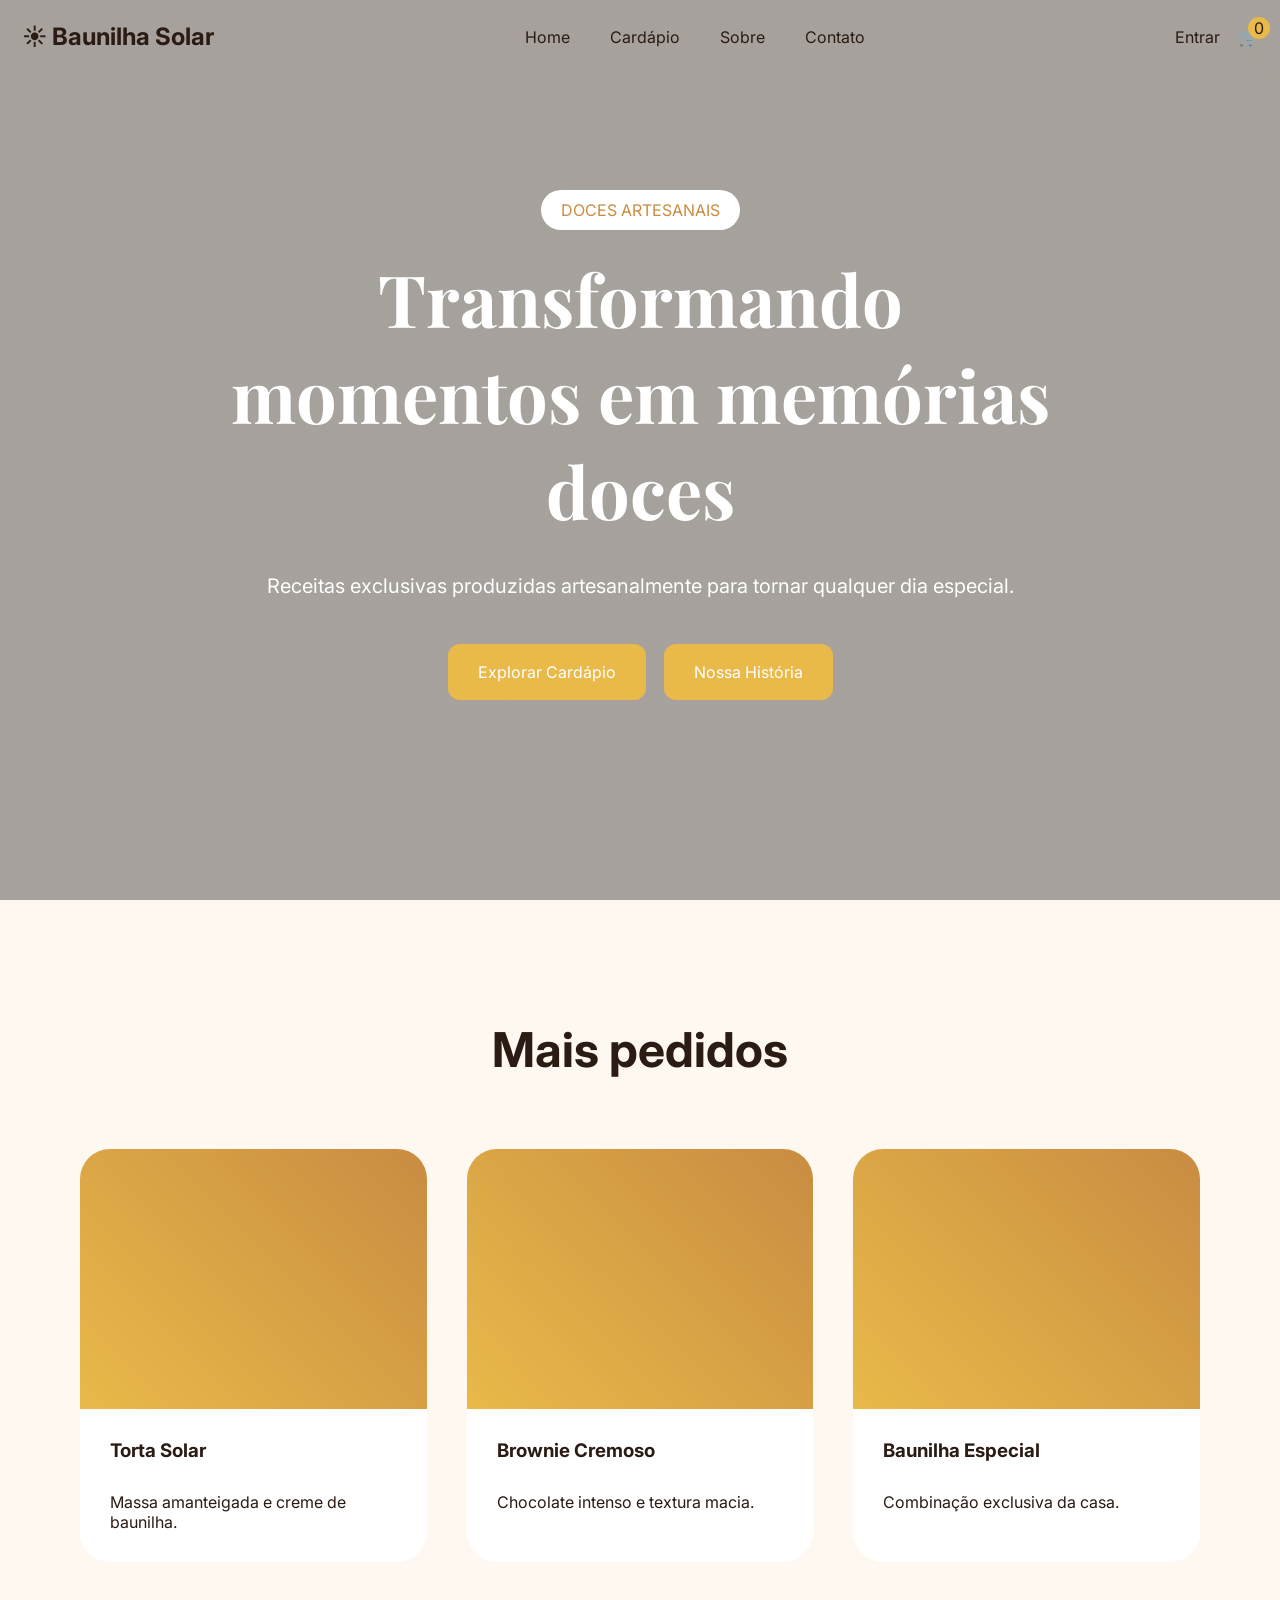
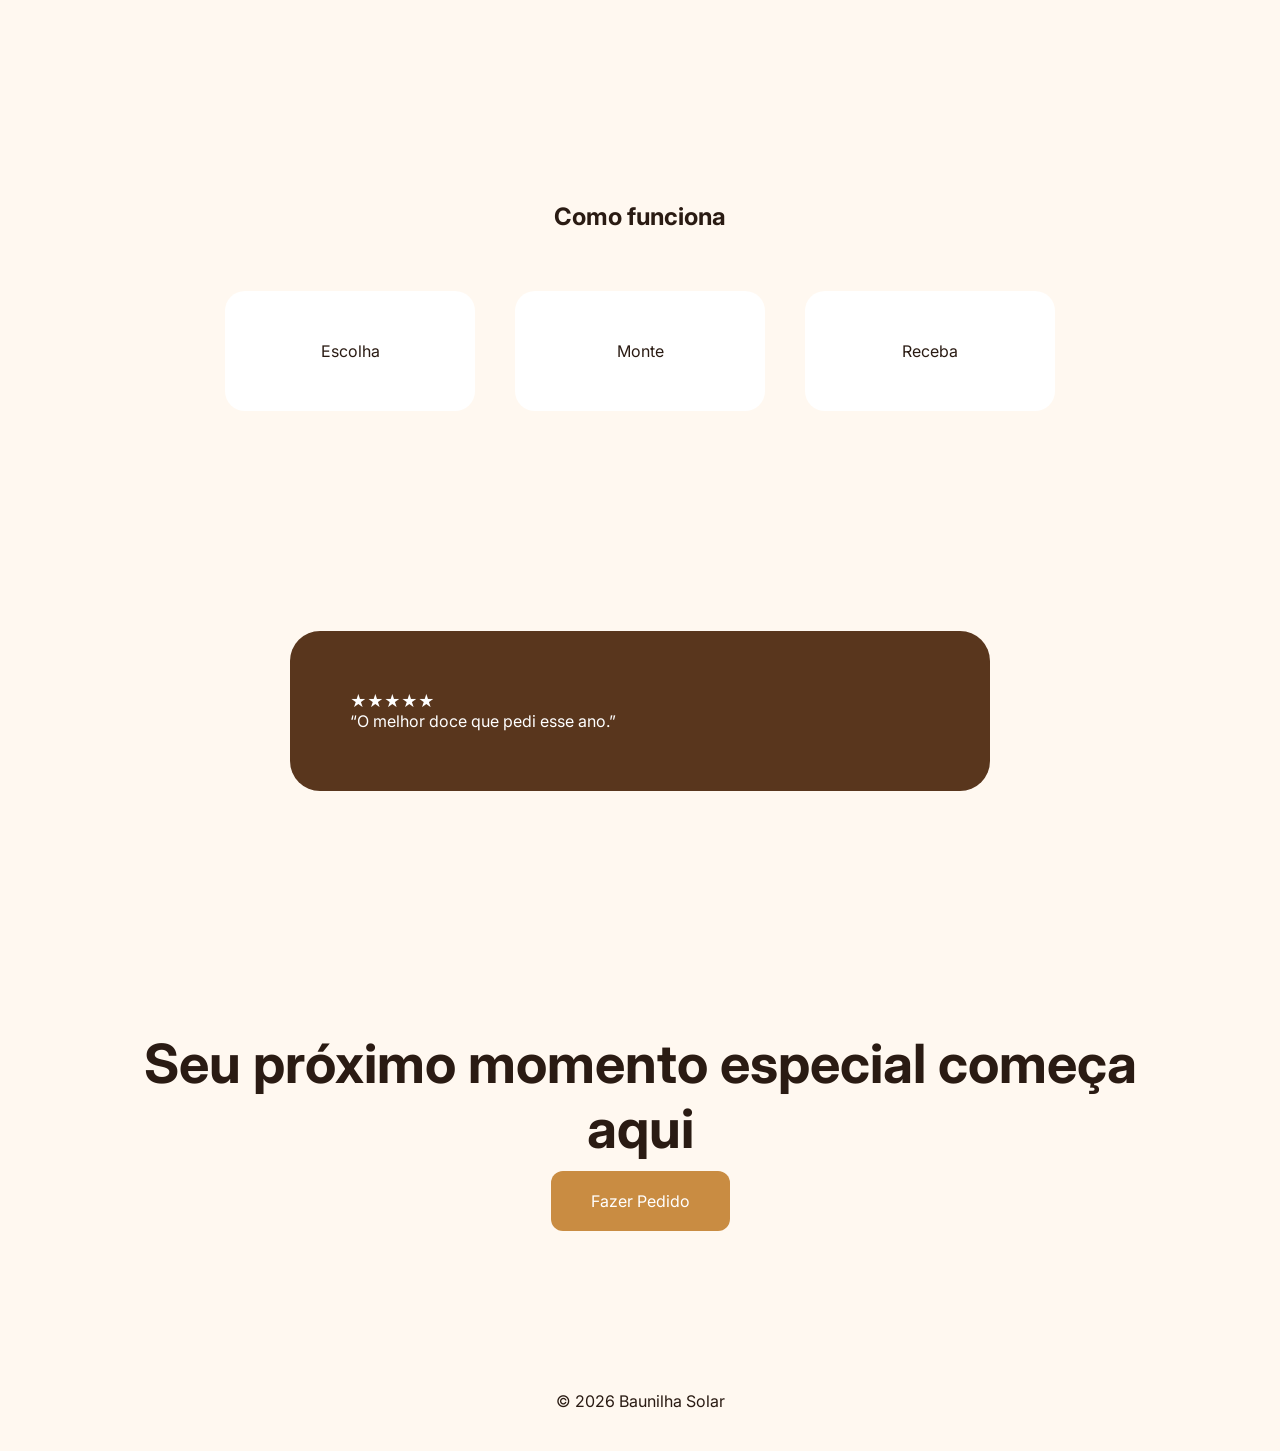
<file: Baunilha Solar/index.html>
<!DOCTYPE html>
<html lang="pt-BR">

<head>
<meta charset="UTF-8">
<meta name="viewport" content="width=device-width, initial-scale=1.0">

<title>Baunilha Solar</title>

<link rel="preconnect" href="https://fonts.googleapis.com">
<link rel="preconnect" href="https://fonts.gstatic.com">

<link href="https://fonts.googleapis.com/css2?family=Inter:wght@300;400;500;700&family=Playfair+Display:wght@600;700&display=swap" rel="stylesheet">

<link rel="stylesheet" href="./assets/css/home.css">

</head>

<body>

<header>

<nav>

<div class="logo">
☀️ Baunilha Solar
</div>

<ul>

<li>
<a href="index.html">Home</a>
</li>

<li>
<a href="cardapio.html">Cardápio</a>
</li>

<li>
<a href="sobre.html">Sobre</a>
</li>

<li>
<a href="contato.html">Contato</a>
</li>

</ul>

<div class="actions">

<a href="login.html">
Entrar
</a>

<a href="carrinho.html" class="cart">

🛒
<span id="cartCount">
0
</span>

</a>

</div>

</nav>

</header>

<section class="hero">

<div class="overlay"></div>

<div class="hero-content">

<span class="tag">
DOCES ARTESANAIS
</span>

<h1>
Transformando momentos em memórias doces
</h1>

<p>

Receitas exclusivas produzidas artesanalmente para tornar qualquer dia especial.

</p>

<div class="buttons">

<a href="cardapio.html">
Explorar Cardápio
</a>

<a href="sobre.html">
Nossa História
</a>

</div>

</div>

</section>

<section class="highlights">

<h2>
Mais pedidos
</h2>

<div class="cards">

<div class="card">

<div class="image"></div>

<h3>
Torta Solar
</h3>

<p>
Massa amanteigada e creme de baunilha.
</p>

</div>

<div class="card">

<div class="image"></div>

<h3>
Brownie Cremoso
</h3>

<p>
Chocolate intenso e textura macia.
</p>

</div>

<div class="card">

<div class="image"></div>

<h3>
Baunilha Especial
</h3>

<p>
Combinação exclusiva da casa.
</p>

</div>

</div>

</section>

<section class="process">

<h2>
Como funciona
</h2>

<div class="steps">

<div>
Escolha
</div>

<div>
Monte
</div>

<div>
Receba
</div>

</div>

</section>

<section class="testimonial">

<div class="box">

★★★★★

<p>

“O melhor doce que pedi esse ano.”

</p>

</div>

</section>

<section class="cta">

<h2>

Seu próximo momento especial começa aqui

</h2>

<a href="cardapio.html">

Fazer Pedido

</a>

</section>

<footer>

<p>

© 2026 Baunilha Solar

</p>

</footer>

<script src="./assets/js/home.js"></script>

</body>

</html>
</file>
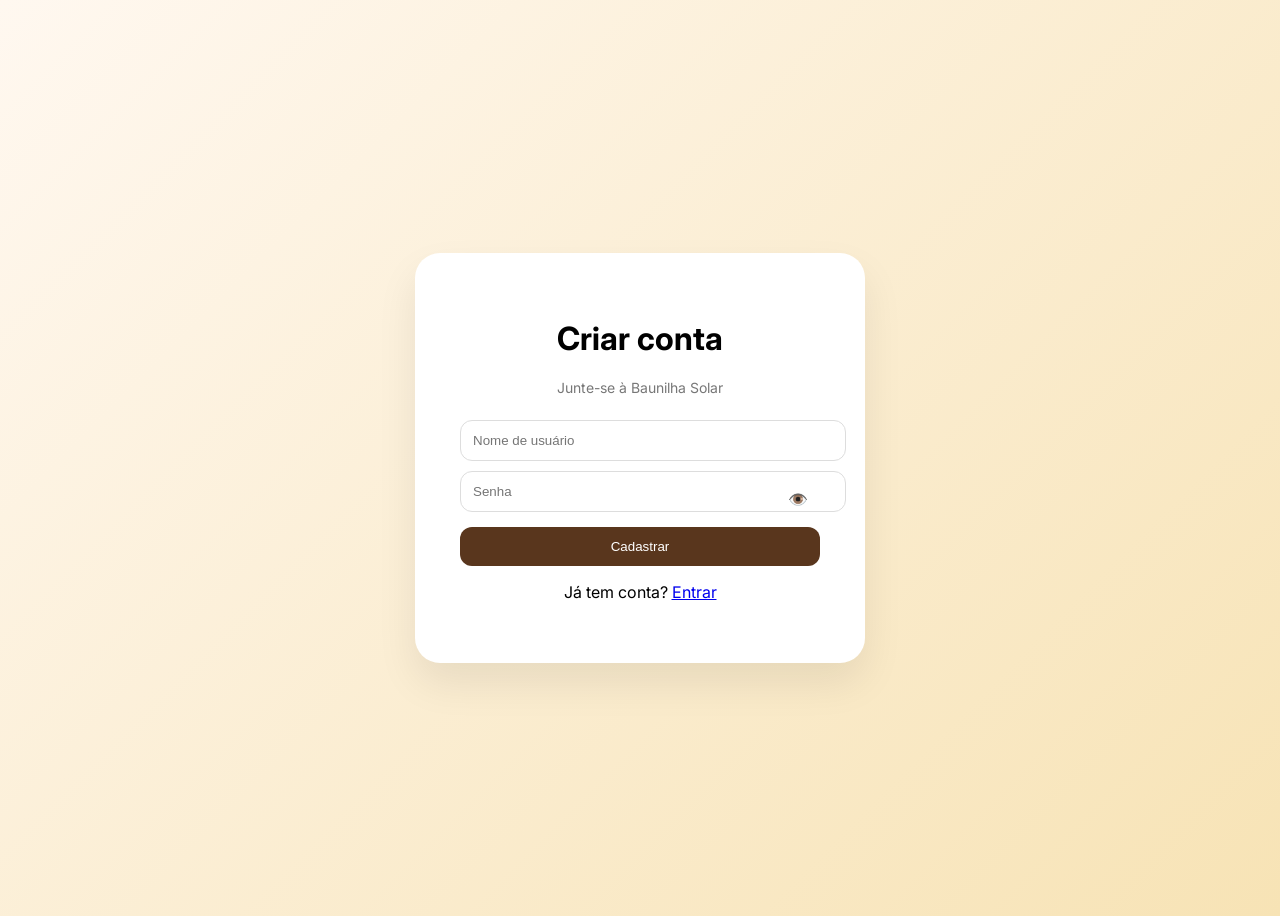
<file: Baunilha Solar/cadastro.html>
<!DOCTYPE html>
<html lang="pt-BR">

<head>
<meta charset="UTF-8">
<meta name="viewport" content="width=device-width, initial-scale=1.0">

<title>Cadastro | Baunilha Solar</title>

<link href="https://fonts.googleapis.com/css2?family=Inter:wght@300;400;500;700&display=swap" rel="stylesheet">

<link rel="icon" href="./assets/img/favicon.png">

<link rel="stylesheet" href="./assets/css/cadastro.css">

</head>

<body>

<div class="container">

<div class="box">

<h1>Criar conta</h1>

<p class="subtitle">Junte-se à Baunilha Solar</p>

<div id="error"></div>

<input id="username" type="text" placeholder="Nome de usuário">

<div class="password-box">

<input id="password" type="password" placeholder="Senha">

<span id="togglePassword">👁️</span>

</div>

<button id="registerBtn">Cadastrar</button>

<p class="link">
Já tem conta?
<a href="login.html">Entrar</a>
</p>

</div>

</div>

<script src="./assets/js/cadastro.js"></script>

</body>

</html>
</file>
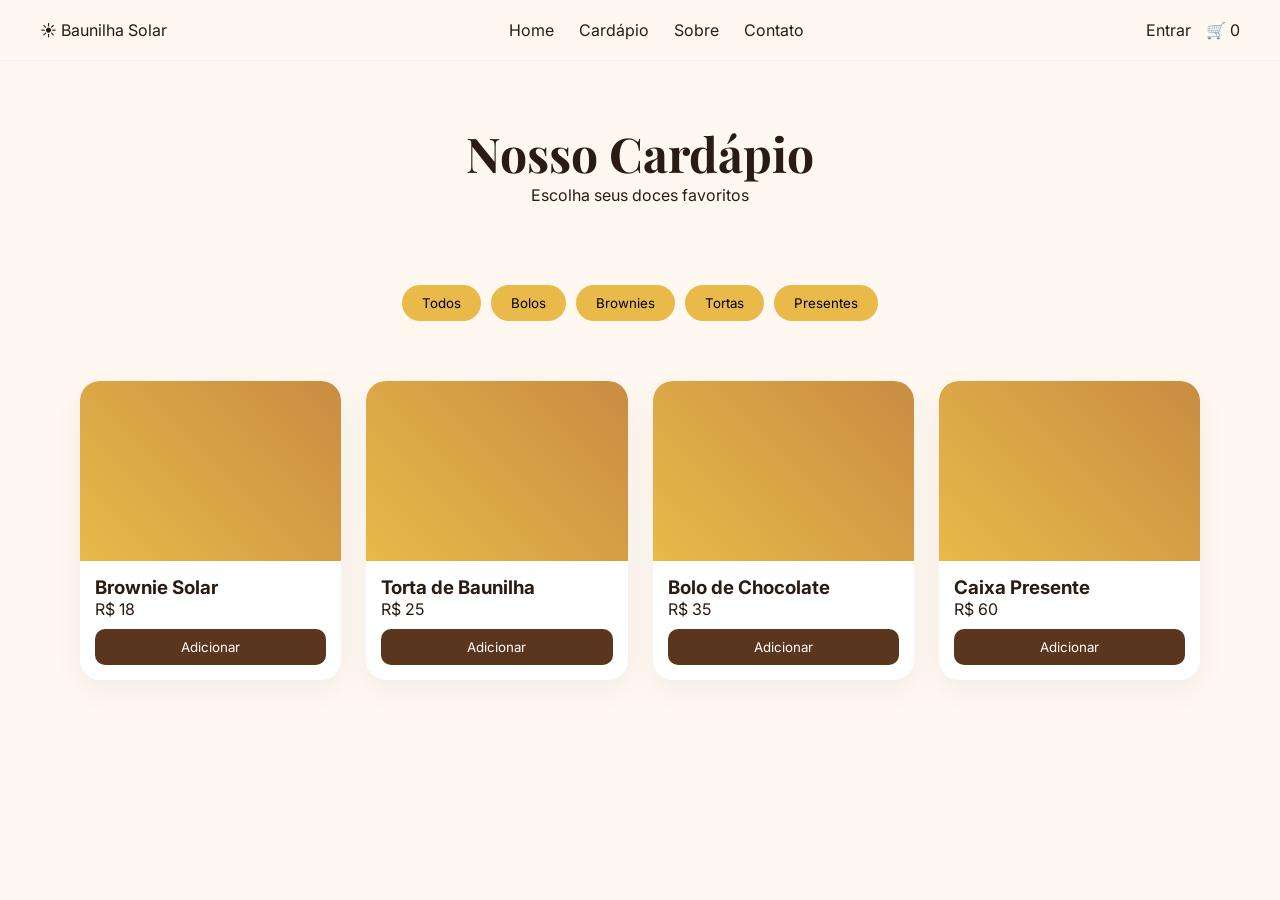
<file: Baunilha Solar/cardapio.html>
<!DOCTYPE html>
<html lang="pt-BR">

<head>
<meta charset="UTF-8">
<meta name="viewport" content="width=device-width, initial-scale=1.0">

<title>Cardápio | Baunilha Solar</title>

<link href="https://fonts.googleapis.com/css2?family=Inter:wght@300;400;500;700&family=Playfair+Display:wght@600;700&display=swap" rel="stylesheet">

<link rel="stylesheet" href="./assets/css/cardapio.css">

</head>

<body>

<header>

<nav>

<div class="logo">☀️ Baunilha Solar</div>

<ul>
<li><a href="index.html">Home</a></li>
<li><a href="cardapio.html">Cardápio</a></li>
<li><a href="sobre.html">Sobre</a></li>
<li><a href="contato.html">Contato</a></li>
</ul>

<div class="actions">
<a href="login.html">Entrar</a>
<a href="carrinho.html">🛒 <span id="cartCount">0</span></a>
</div>

</nav>

</header>

<main>

<section class="intro">

<h1>Nosso Cardápio</h1>
<p>Escolha seus doces favoritos</p>

</section>

<section class="filters">

<button data-filter="all">Todos</button>
<button data-filter="bolo">Bolos</button>
<button data-filter="brownie">Brownies</button>
<button data-filter="torta">Tortas</button>
<button data-filter="presente">Presentes</button>

</section>

<section class="products" id="products"></section>

</main>

<script src="./assets/js/cardapio.js"></script>

</body>

</html>
</file>
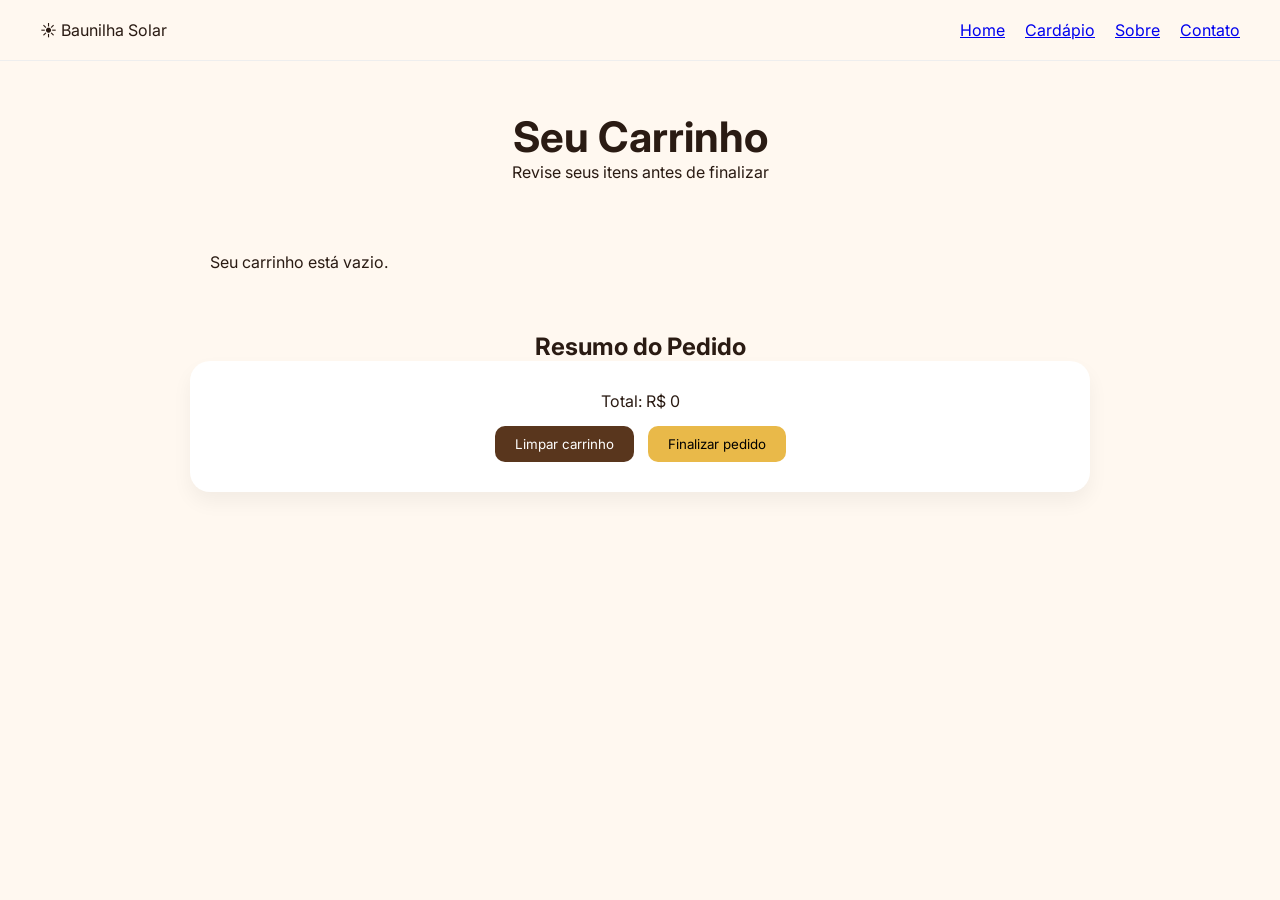
<file: Baunilha Solar/carrinho.html>
<!DOCTYPE html>
<html lang="pt-BR">

<head>
<meta charset="UTF-8">
<meta name="viewport" content="width=device-width, initial-scale=1.0">

<title>Carrinho | Baunilha Solar</title>

<link href="https://fonts.googleapis.com/css2?family=Inter:wght@300;400;500;700&display=swap" rel="stylesheet">

<link rel="stylesheet" href="./assets/css/carrinho.css">

</head>

<body>

<header>

<nav>

<div class="logo">☀️ Baunilha Solar</div>

<ul>
<li><a href="index.html">Home</a></li>
<li><a href="cardapio.html">Cardápio</a></li>
<li><a href="sobre.html">Sobre</a></li>
<li><a href="contato.html">Contato</a></li>
</ul>

</nav>

</header>

<main>

<section class="title">
<h1>Seu Carrinho</h1>
<p>Revise seus itens antes de finalizar</p>
</section>

<section id="cartItems"></section>

<section class="summary">

<h2>Resumo do Pedido</h2>

<div class="box">

<p>Total: <span id="total">R$ 0</span></p>

<button id="clearCart">Limpar carrinho</button>
<button id="checkout">Finalizar pedido</button>

</div>

</section>

</main>

<script src="./assets/js/carrinho.js"></script>

</body>

</html>
</file>
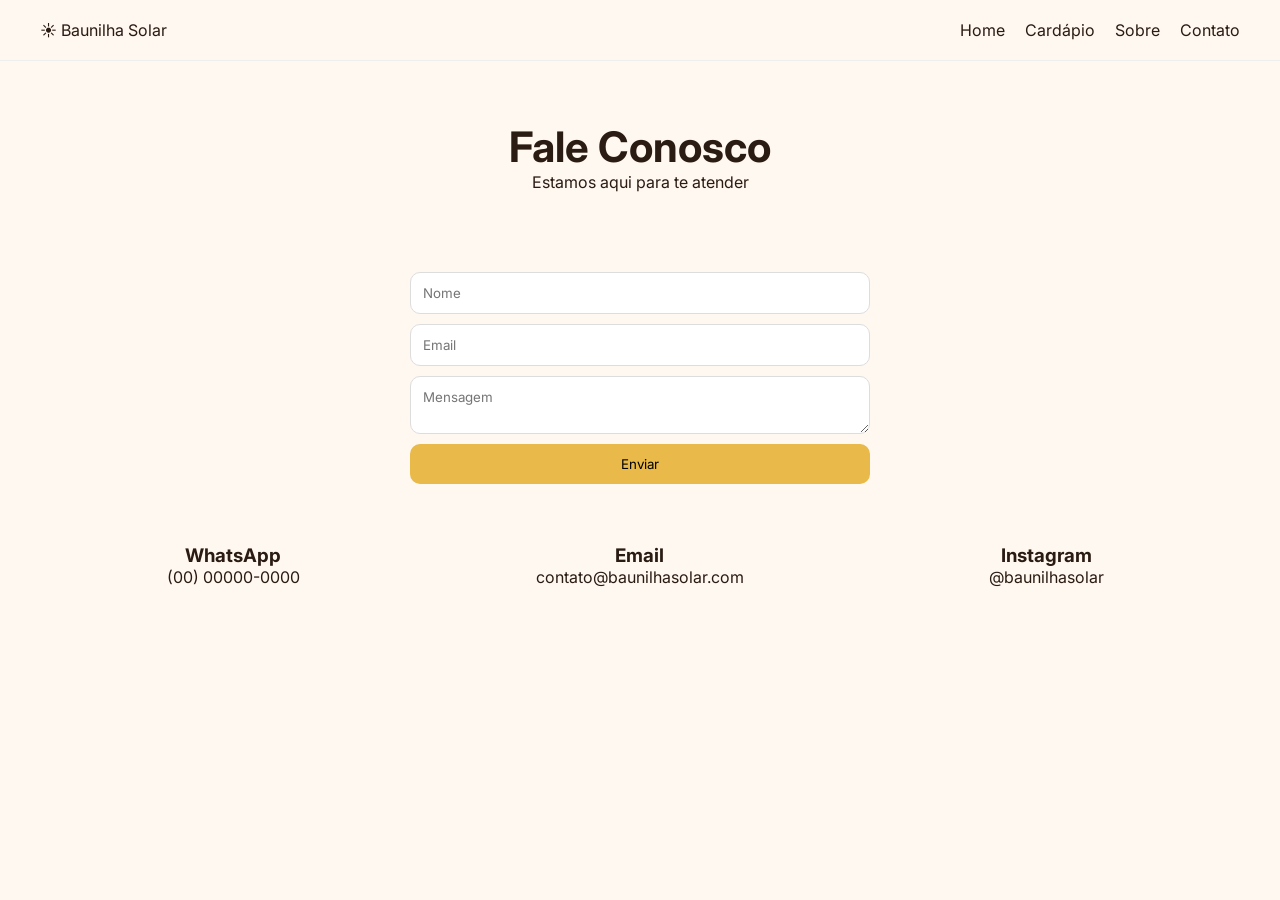
<file: Baunilha Solar/contato.html>
<!DOCTYPE html>
<html lang="pt-BR">

<head>
<meta charset="UTF-8">
<meta name="viewport" content="width=device-width, initial-scale=1.0">

<title>Contato | Baunilha Solar</title>

<link href="https://fonts.googleapis.com/css2?family=Inter:wght@300;400;500;700&display=swap" rel="stylesheet">

<link rel="stylesheet" href="./assets/css/contato.css">

</head>

<body>

<header>

<nav>

<div class="logo">☀️ Baunilha Solar</div>

<ul>
<li><a href="index.html">Home</a></li>
<li><a href="cardapio.html">Cardápio</a></li>
<li><a href="sobre.html">Sobre</a></li>
<li><a href="contato.html">Contato</a></li>
</ul>

</nav>

</header>

<main>

<section class="title">

<h1>Fale Conosco</h1>

<p>Estamos aqui para te atender</p>

</section>

<section class="form">

<input id="name" placeholder="Nome">

<input id="email" placeholder="Email">

<textarea id="message" placeholder="Mensagem"></textarea>

<button id="send">Enviar</button>

</section>

<section class="info">

<div>
<h3>WhatsApp</h3>
<p>(00) 00000-0000</p>
</div>

<div>
<h3>Email</h3>
<p>contato@baunilhasolar.com</p>
</div>

<div>
<h3>Instagram</h3>
<p>@baunilhasolar</p>
</div>

</section>

</main>

<script src="./assets/js/contato.js"></script>

</body>

</html>
</file>
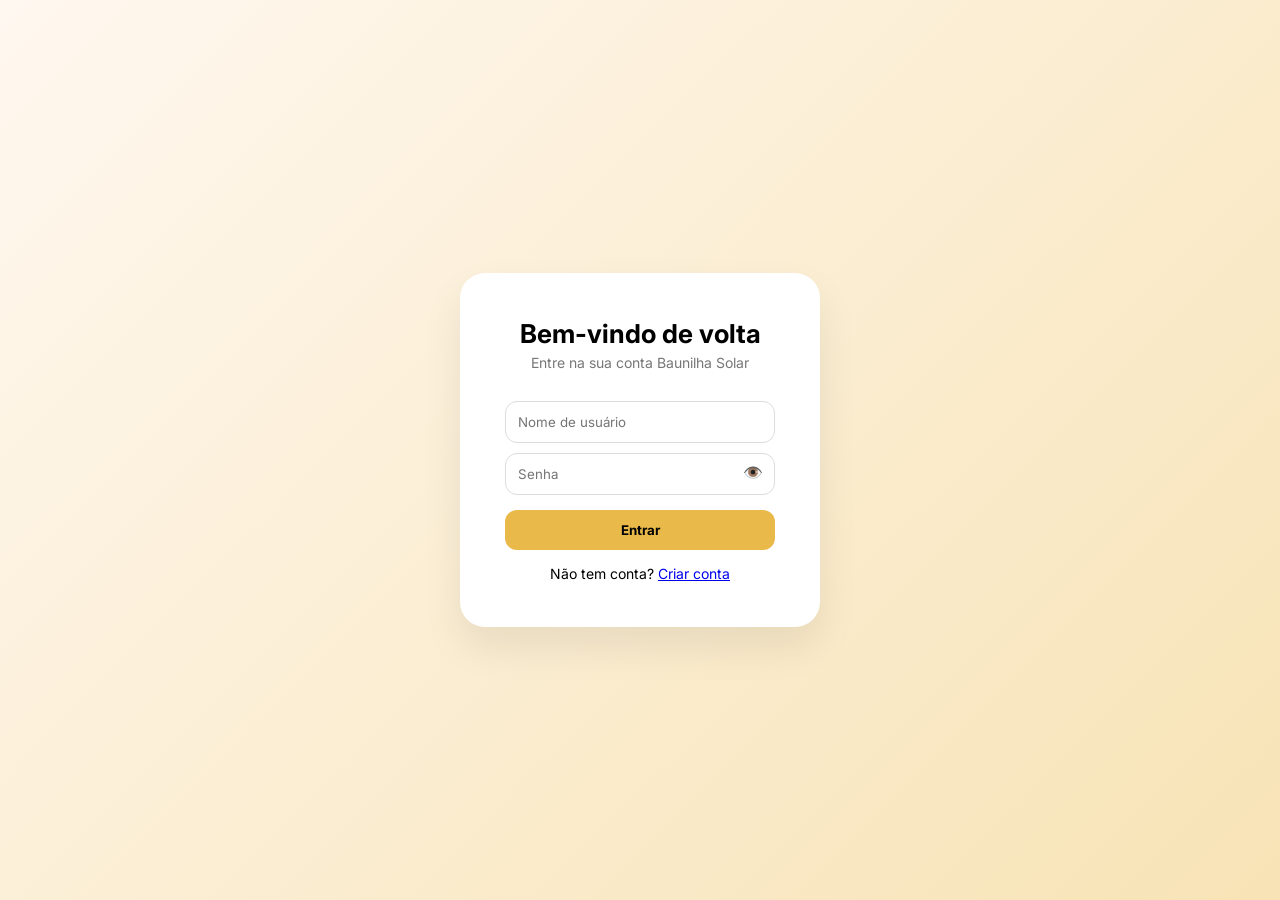
<file: Baunilha Solar/login.html>
<!DOCTYPE html>
<html lang="pt-BR">

<head>
<meta charset="UTF-8">
<meta name="viewport" content="width=device-width, initial-scale=1.0">

<title>Login | Baunilha Solar</title>

<link href="https://fonts.googleapis.com/css2?family=Inter:wght@300;400;500;700&display=swap" rel="stylesheet">

<link rel="icon" href="./assets/img/favicon.png">

<link rel="stylesheet" href="./assets/css/login.css">

</head>

<body>

<div class="container">

<div class="box">

<h1>Bem-vindo de volta</h1>
<p class="subtitle">Entre na sua conta Baunilha Solar</p>

<div id="error"></div>

<input id="username" type="text" placeholder="Nome de usuário">

<div class="password-box">

<input id="password" type="password" placeholder="Senha">

<span id="togglePassword">👁️</span>

</div>

<button id="loginBtn">Entrar</button>

<p class="link">
Não tem conta?
<a href="cadastro.html">Criar conta</a>
</p>

</div>

</div>

<script src="./assets/js/login.js"></script>

</body>

</html>
</file>
<file: Baunilha Solar/assets/css/home.css>
*{
margin:0;
padding:0;
box-sizing:border-box;
}

body{

font-family:Inter;

background:#fff8f0;

color:#2a1b13;

}

header{

position:fixed;

width:100%;

z-index:100;

backdrop-filter:blur(12px);

}

nav{

max-width:1300px;

margin:auto;

display:flex;

justify-content:space-between;

align-items:center;

padding:22px;

}

.logo{

font-weight:700;

font-size:24px;

}

ul{

display:flex;

gap:40px;

list-style:none;

}

a{

text-decoration:none;

color:inherit;

}

.actions{

display:flex;

gap:18px;

}

.cart{

position:relative;

}

#cartCount{

position:absolute;

top:-10px;

right:-12px;

background:#e9b949;

width:22px;

height:22px;

border-radius:50%;

display:flex;

align-items:center;

justify-content:center;

}

.hero{

height:100vh;

display:flex;

justify-content:center;

align-items:center;

background:

linear-gradient(
rgba(0,0,0,.35),
rgba(0,0,0,.35)
),

url("https://images.unsplash.com/photo-1551024601-bec78aea704b");

background-size:cover;

color:white;

text-align:center;

}

.hero-content{

width:850px;

}

.tag{

background:white;

color:#c98c42;

padding:10px 20px;

border-radius:30px;

}

.hero h1{

font-size:72px;

margin:30px 0;

font-family:Playfair Display;

}

.hero p{

font-size:20px;

line-height:1.8;

}

.buttons{

margin-top:40px;

display:flex;

justify-content:center;

gap:18px;

}

.buttons a{

padding:18px 30px;

border-radius:12px;

background:#e9b949;

}

.highlights{

padding:120px 80px;

}

.highlights h2{

text-align:center;

font-size:48px;

margin-bottom:70px;

}

.cards{

display:grid;

grid-template-columns:repeat(3,1fr);

gap:40px;

}

.card{

background:white;

border-radius:30px;

overflow:hidden;

transition:.3s;

}

.card:hover{

transform:translateY(-10px);

}

.image{

height:260px;

background:

linear-gradient(
45deg,
#e9b949,
#c98c42
);

}

.card h3{

padding:30px;

}

.card p{

padding:0 30px 30px;

}

.process{

padding:120px;

text-align:center;

}

.steps{

display:flex;

justify-content:center;

gap:40px;

margin-top:60px;

}

.steps div{

padding:50px;

background:white;

border-radius:20px;

width:250px;

}

.testimonial{

padding:100px;

}

.box{

max-width:700px;

margin:auto;

background:#59361d;

color:white;

padding:60px;

border-radius:30px;

}

.cta{

padding:140px;

text-align:center;

}

.cta h2{

font-size:54px;

margin-bottom:30px;

}

.cta a{

padding:20px 40px;

background:#c98c42;

color:white;

border-radius:12px;

}

footer{

padding:40px;

text-align:center;

}

@media(max-width:900px){

ul{

display:none;

}

.cards{

grid-template-columns:1fr;

}

.hero h1{

font-size:42px;

}

.steps{

flex-direction:column;

}

}
</file>
<file: Baunilha Solar/assets/css/cadastro.css>
body{
background:linear-gradient(135deg,#fff8f0,#f7e3b5);
height:100vh;
display:flex;
align-items:center;
justify-content:center;
font-family:Inter;
}

.container{
display:flex;
justify-content:center;
width:100%;
}

.box{
background:white;
padding:45px;
border-radius:25px;
width:360px;
box-shadow:0 20px 40px rgba(0,0,0,.08);
text-align:center;
}

input{
width:100%;
padding:12px;
margin-top:10px;
border-radius:12px;
border:1px solid #ddd;
}

.password-box{
position:relative;
}

.password-box span{
position:absolute;
right:12px;
top:55%;
cursor:pointer;
}

button{
width:100%;
margin-top:15px;
padding:12px;
background:#59361d;
color:white;
border:none;
border-radius:12px;
cursor:pointer;
}

#error{
background:#c94b4b;
color:white;
padding:10px;
border-radius:10px;
margin-bottom:10px;
display:none;
}

.subtitle{
font-size:14px;
color:#777;
}
</file>
<file: Baunilha Solar/assets/css/cardapio.css>
*{
margin:0;
padding:0;
box-sizing:border-box;
font-family:Inter;
}

body{
background:#fff8f0;
color:#2a1b13;
}

/* NAV */

header{
padding:20px;
background:#fff8f0;
position:sticky;
top:0;
border-bottom:1px solid #eee;
}

nav{
display:flex;
justify-content:space-between;
align-items:center;
max-width:1200px;
margin:auto;
}

ul{
display:flex;
gap:25px;
list-style:none;
}

a{
text-decoration:none;
color:inherit;
}

.actions{
display:flex;
gap:15px;
}

/* INTRO */

.intro{
text-align:center;
padding:60px 20px;
}

.intro h1{
font-family:"Playfair Display";
font-size:48px;
}

/* FILTERS */

.filters{
display:flex;
justify-content:center;
gap:10px;
flex-wrap:wrap;
padding:20px;
}

.filters button{
padding:10px 20px;
border:none;
background:#e9b949;
border-radius:20px;
cursor:pointer;
transition:.3s;
}

.filters button:hover{
background:#c98c42;
}

/* PRODUCTS */

.products{
display:grid;
grid-template-columns:repeat(auto-fit,minmax(250px,1fr));
gap:25px;
padding:40px;
max-width:1200px;
margin:auto;
}

.card{
background:white;
border-radius:20px;
overflow:hidden;
box-shadow:0 10px 30px rgba(0,0,0,.05);
transition:.3s;
}

.card:hover{
transform:translateY(-5px);
}

.image{
height:180px;
background:linear-gradient(45deg,#e9b949,#c98c42);
}

.content{
padding:15px;
}

button.add{
width:100%;
padding:10px;
margin-top:10px;
border:none;
background:#59361d;
color:white;
border-radius:10px;
cursor:pointer;
}
</file>
<file: Baunilha Solar/assets/css/carrinho.css>
*{
margin:0;
padding:0;
box-sizing:border-box;
font-family:Inter;
}

body{
background:#fff8f0;
color:#2a1b13;
}

/* HEADER */

header{
padding:20px;
border-bottom:1px solid #eee;
background:#fff8f0;
}

nav{
display:flex;
justify-content:space-between;
max-width:1200px;
margin:auto;
}

ul{
display:flex;
gap:20px;
list-style:none;
}

/* TITLE */

.title{
text-align:center;
padding:50px 20px;
}

.title h1{
font-size:42px;
}

/* CART ITEMS */

#cartItems{
max-width:900px;
margin:auto;
display:flex;
flex-direction:column;
gap:15px;
padding:20px;
}

.item{
display:flex;
justify-content:space-between;
align-items:center;
background:white;
padding:20px;
border-radius:15px;
box-shadow:0 10px 20px rgba(0,0,0,.05);
}

.item button{
background:#c98c42;
border:none;
padding:8px 12px;
color:white;
border-radius:8px;
cursor:pointer;
}

/* SUMMARY */

.summary{
max-width:900px;
margin:40px auto;
text-align:center;
}

.box{
background:white;
padding:30px;
border-radius:20px;
box-shadow:0 10px 20px rgba(0,0,0,.05);
}

#clearCart{
margin-top:15px;
background:#59361d;
color:white;
border:none;
padding:10px 20px;
border-radius:10px;
cursor:pointer;
}

#checkout{
margin-top:15px;
background:#e9b949;
border:none;
padding:10px 20px;
border-radius:10px;
cursor:pointer;
margin-left:10px;
}
</file>
<file: Baunilha Solar/assets/css/contato.css>
*{
margin:0;
padding:0;
box-sizing:border-box;
font-family:Inter;
}

body{
background:#fff8f0;
color:#2a1b13;
}

header{
padding:20px;
border-bottom:1px solid #eee;
}

nav{
display:flex;
justify-content:space-between;
max-width:1200px;
margin:auto;
}

ul{
display:flex;
gap:20px;
list-style:none;
}

a{
text-decoration:none;
color:inherit;
}

/* TITLE */

.title{
text-align:center;
padding:60px 20px;
}

.title h1{
font-size:42px;
}

/* FORM */

.form{
max-width:500px;
margin:auto;
display:flex;
flex-direction:column;
gap:10px;
padding:20px;
}

input, textarea{
padding:12px;
border:1px solid #ddd;
border-radius:10px;
}

button{
padding:12px;
background:#e9b949;
border:none;
border-radius:10px;
cursor:pointer;
}

/* INFO */

.info{
display:grid;
grid-template-columns:repeat(auto-fit,minmax(200px,1fr));
gap:20px;
padding:40px;
text-align:center;
}
</file>
<file: Baunilha Solar/assets/css/login.css>
*{
margin:0;
padding:0;
box-sizing:border-box;
font-family:Inter;
}

body{
background:linear-gradient(135deg,#fff8f0,#f7e3b5);
height:100vh;
display:flex;
align-items:center;
justify-content:center;
}

.container{
width:100%;
display:flex;
justify-content:center;
}

.box{
background:white;
padding:45px;
border-radius:25px;
width:360px;
box-shadow:0 20px 40px rgba(0,0,0,.08);
text-align:center;
}

h1{
font-size:26px;
margin-bottom:5px;
}

.subtitle{
font-size:14px;
color:#777;
margin-bottom:20px;
}

input{
width:100%;
padding:12px;
margin-top:10px;
border:1px solid #ddd;
border-radius:12px;
outline:none;
}

.password-box{
position:relative;
}

.password-box span{
position:absolute;
right:12px;
top:55%;
transform:translateY(-50%);
cursor:pointer;
user-select:none;
}

button{
width:100%;
margin-top:15px;
padding:12px;
background:#e9b949;
border:none;
border-radius:12px;
cursor:pointer;
font-weight:bold;
}

.link{
margin-top:15px;
font-size:14px;
}

#error{
color:white;
background:#c94b4b;
padding:10px;
border-radius:10px;
margin-bottom:10px;
display:none;
}
</file>
